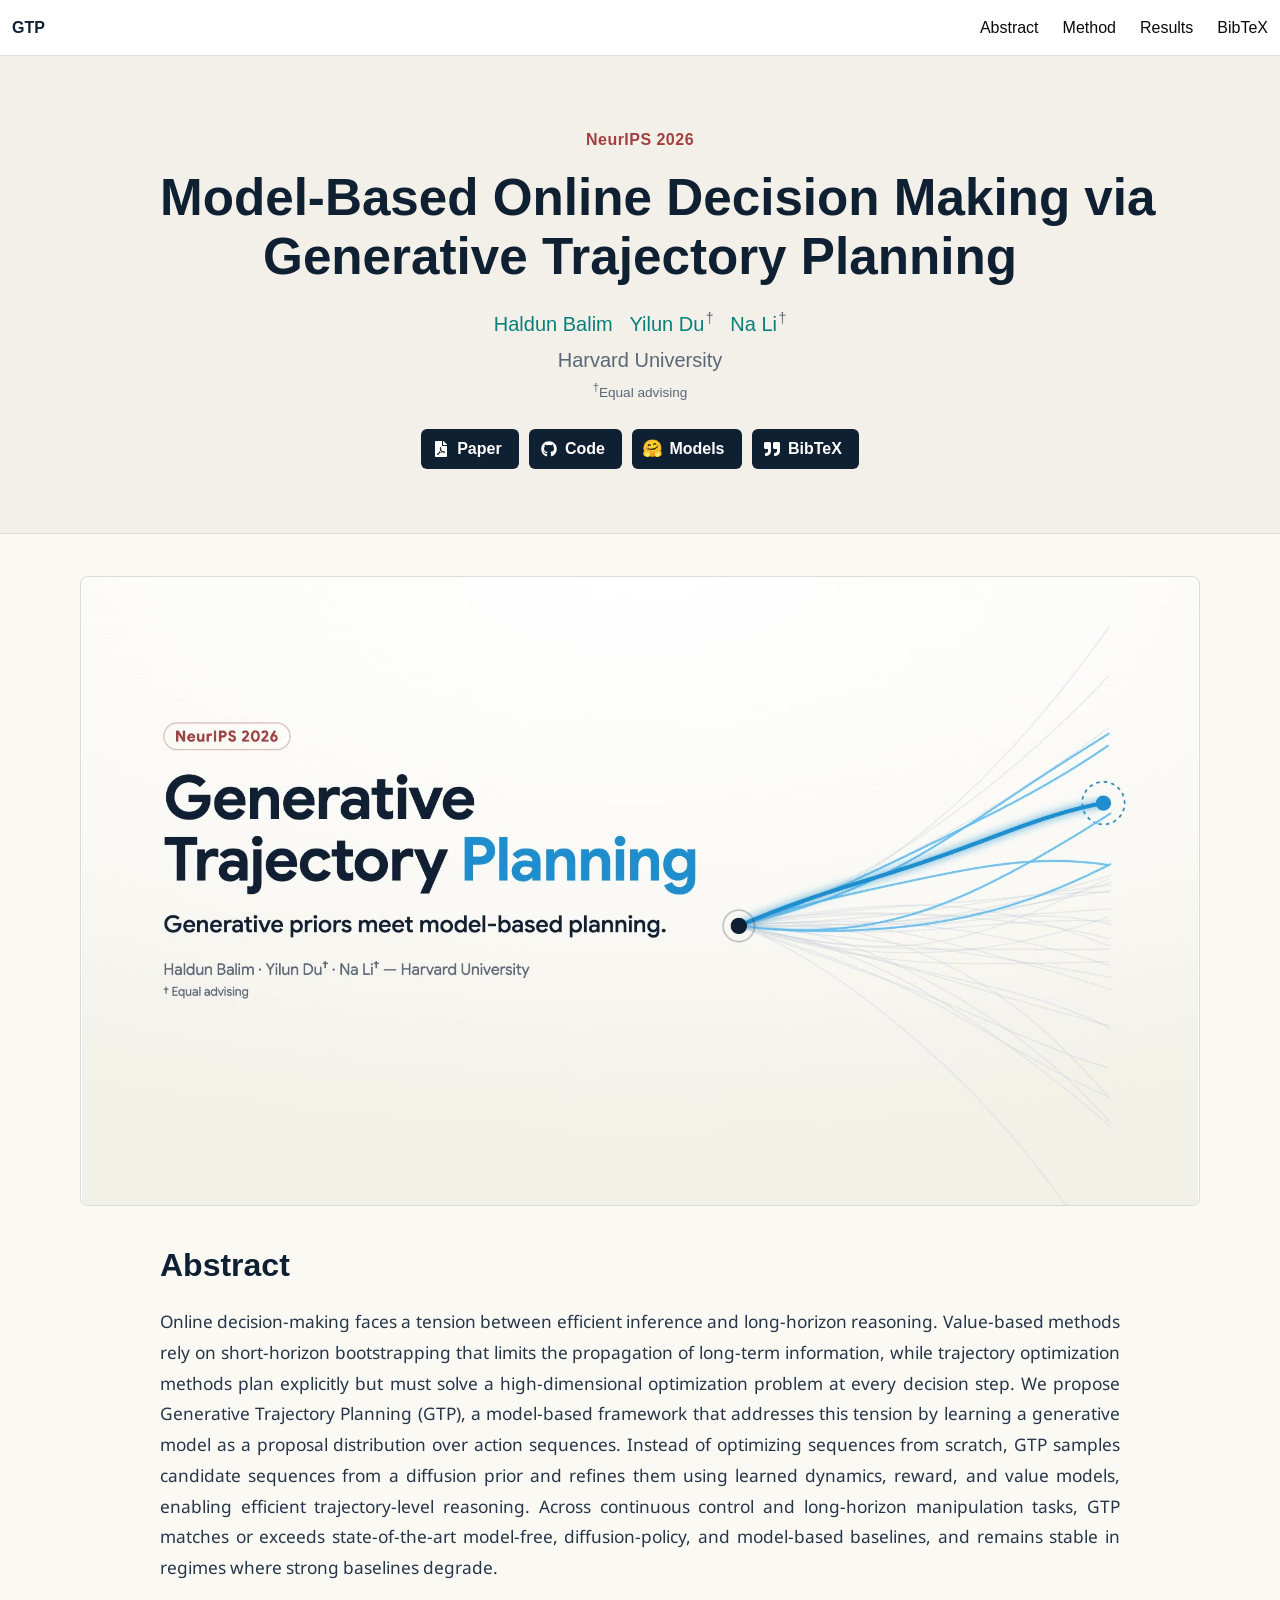
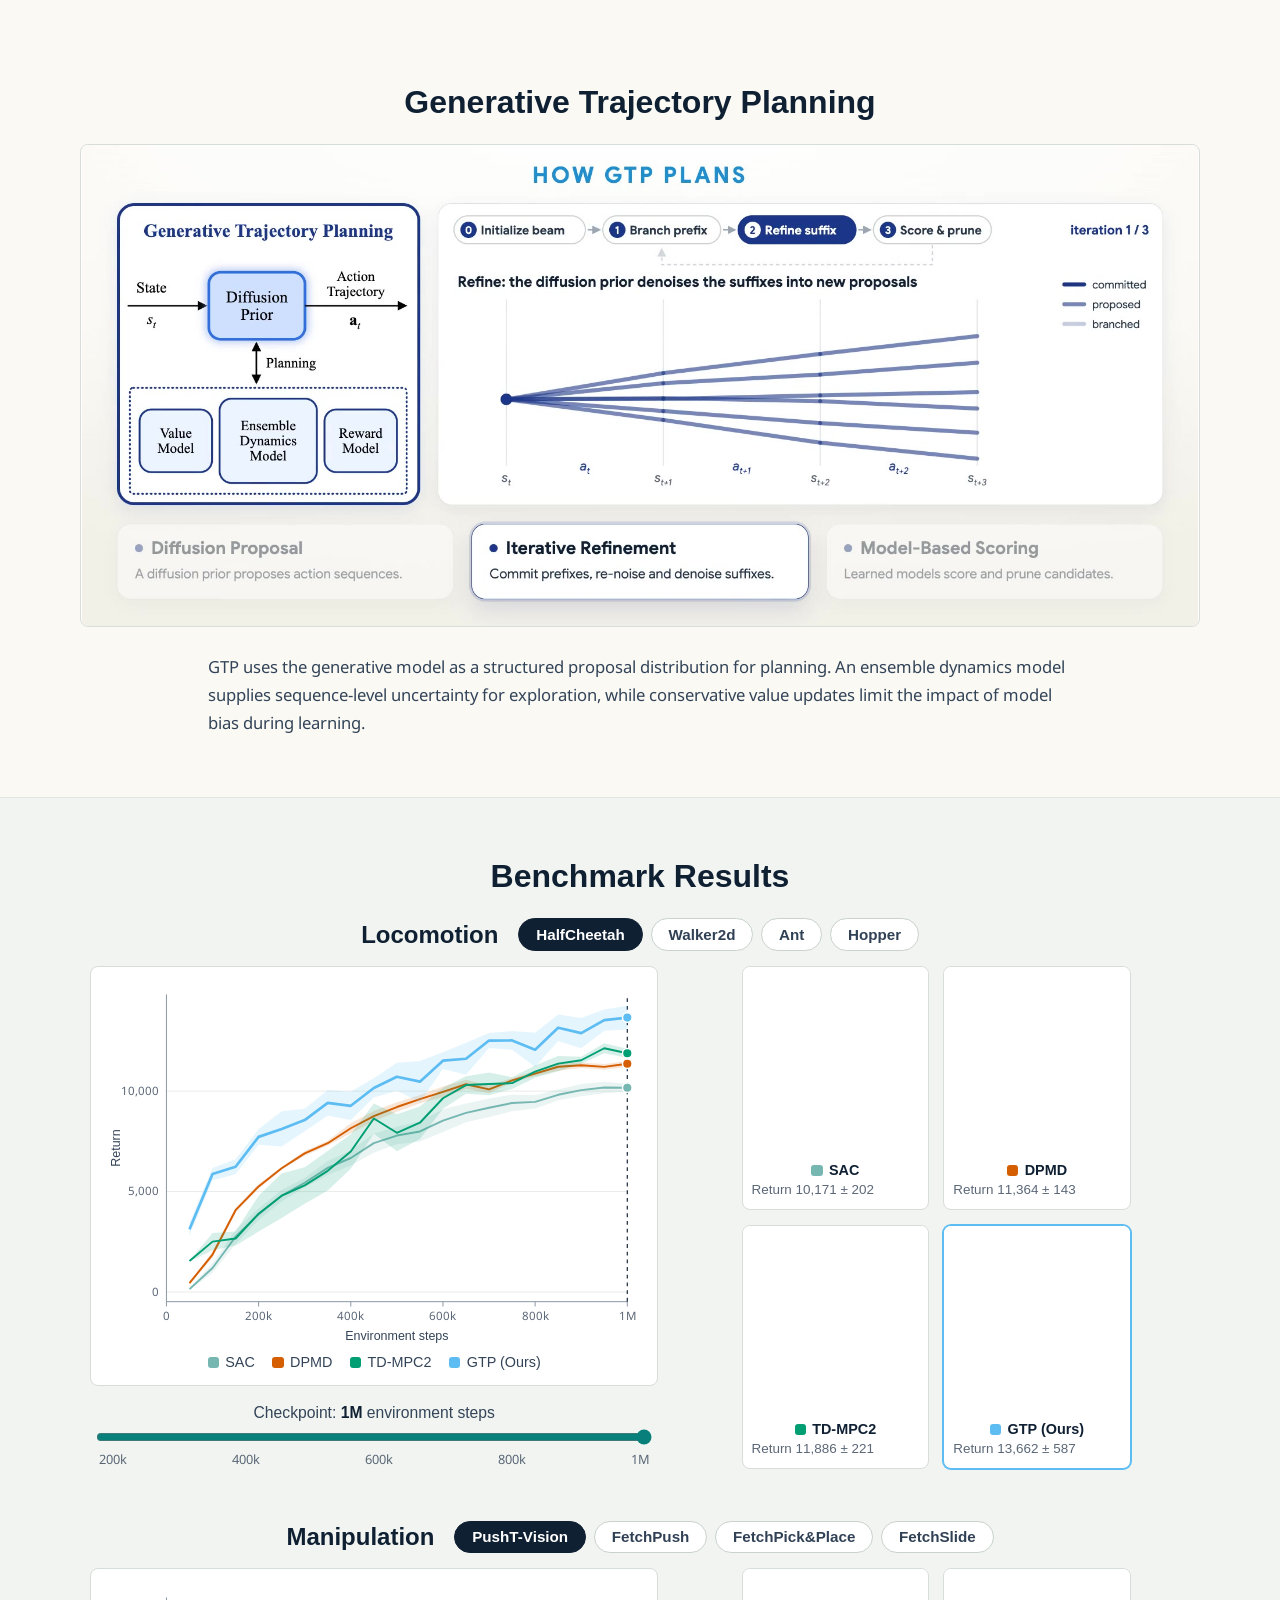
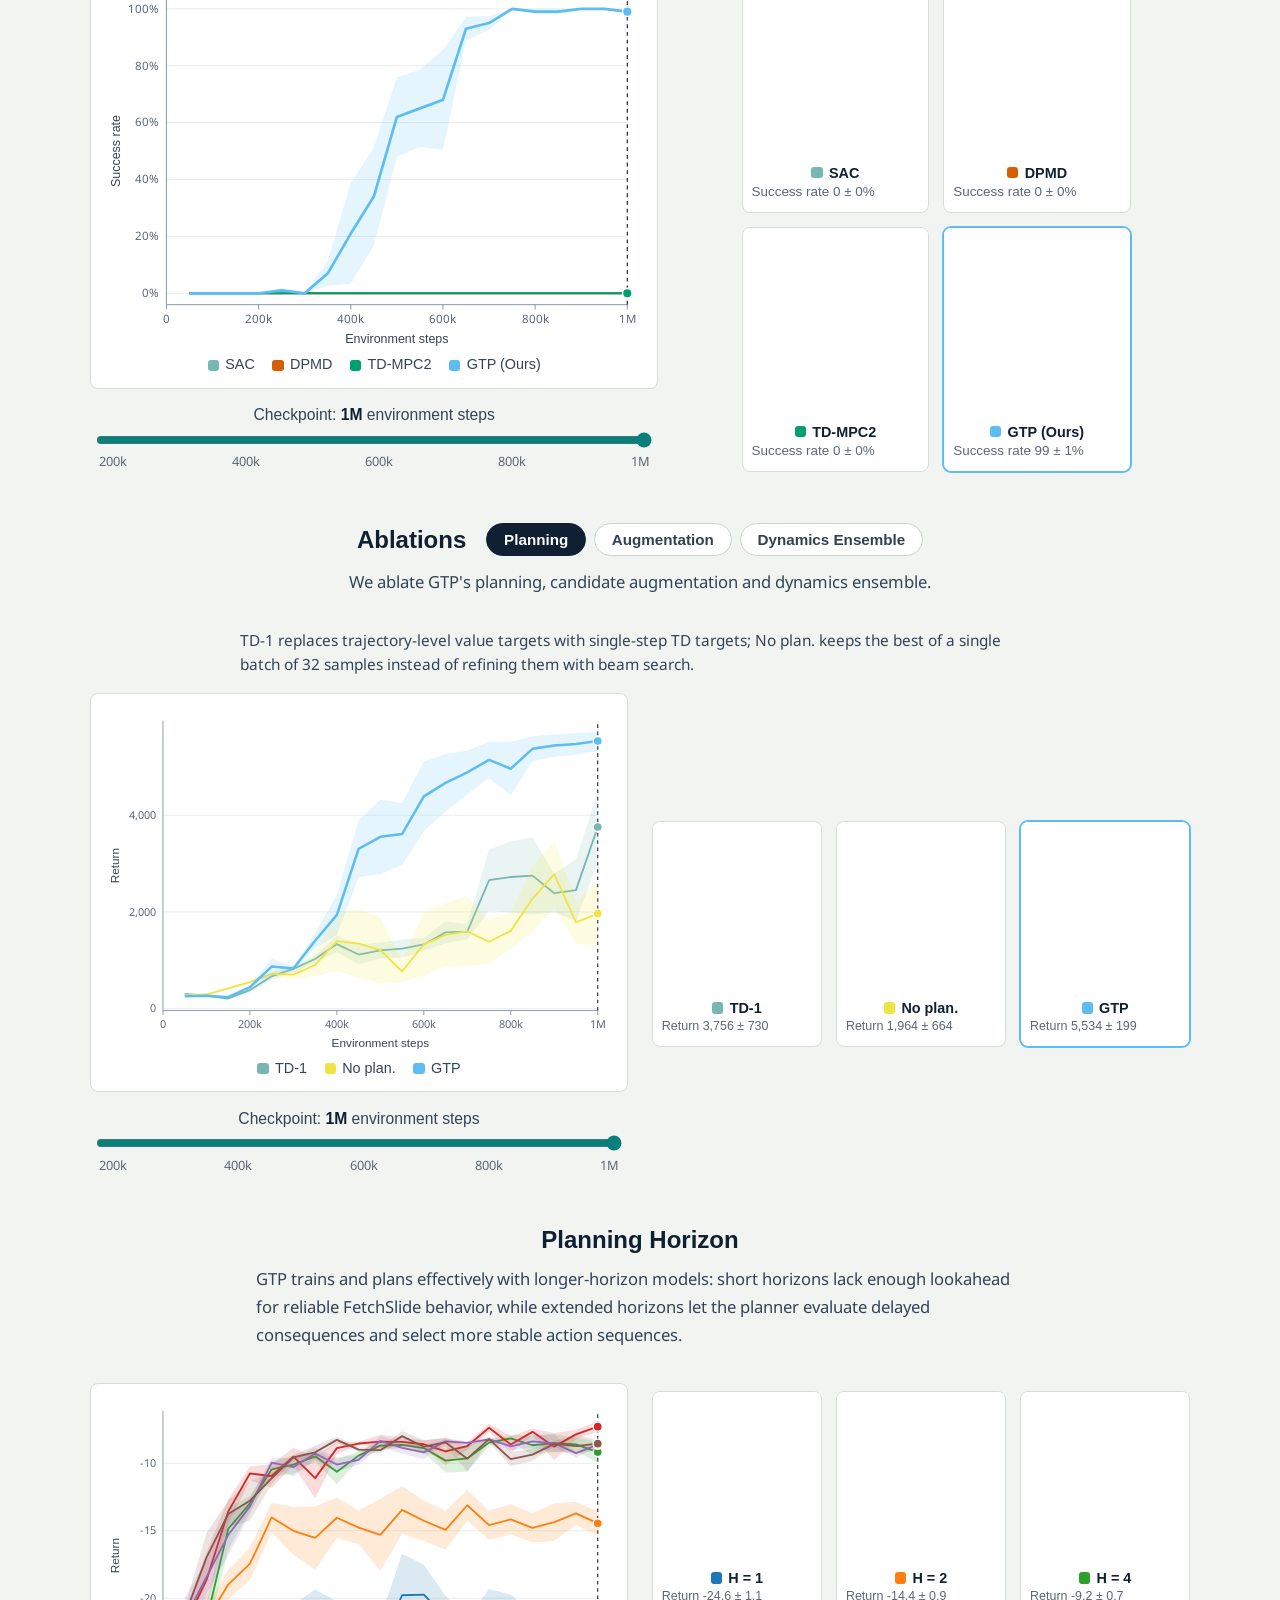
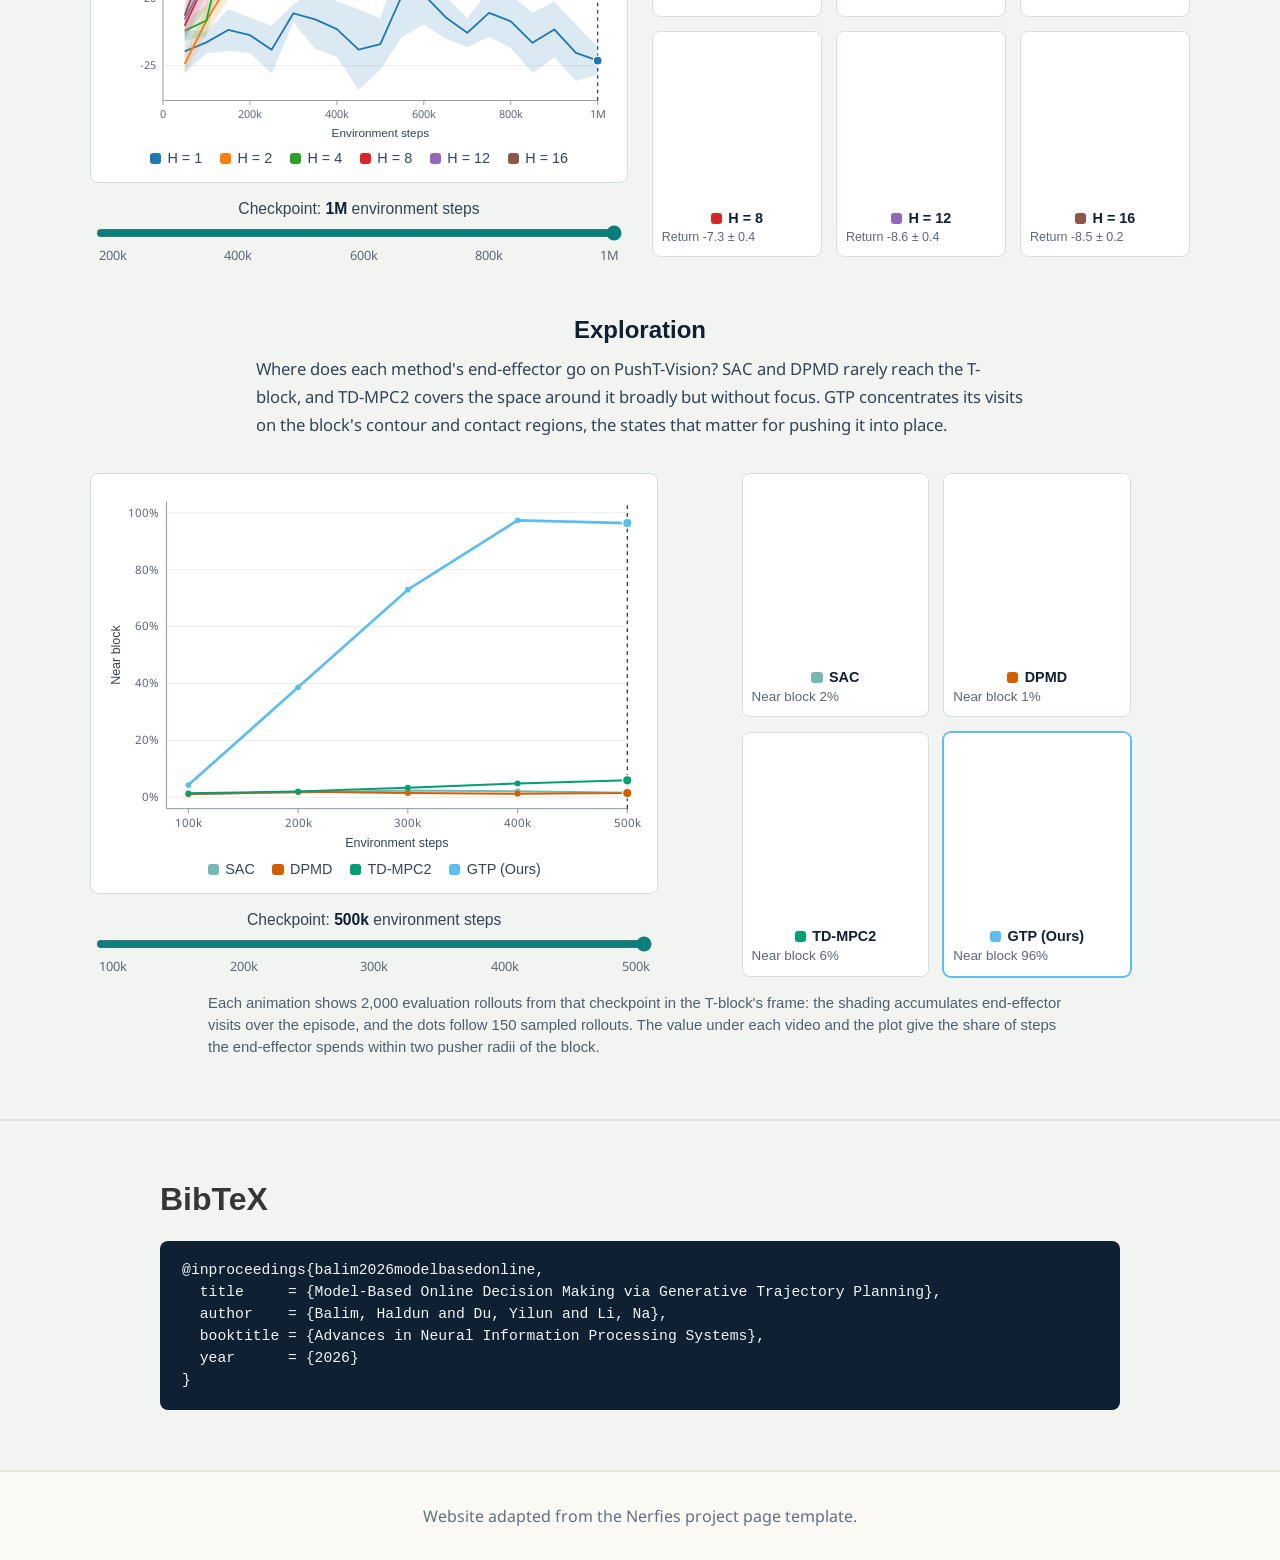
<file: index.html>
<!DOCTYPE html>
<html lang="en">
<head>
  <meta charset="utf-8">
  <meta name="description" content="Generative Trajectory Planning is a model-based online decision-making framework that uses a diffusion prior as a proposal distribution over action sequences.">
  <meta name="keywords" content="Generative Trajectory Planning, GTP, model-based reinforcement learning, diffusion models, trajectory planning, online decision making">
  <meta name="viewport" content="width=device-width, initial-scale=1">
  <title>Model-Based Online Decision Making via Generative Trajectory Planning</title>

  <link href="https://fonts.googleapis.com/css?family=Google+Sans|Noto+Sans|Castoro" rel="stylesheet">
  <link rel="stylesheet" href="./static/css/bulma.min.css">
  <link rel="stylesheet" href="./static/css/index.css?v=20261014b">
  <link rel="icon" href="./static/images/favicon.svg">

  <script defer src="./static/js/fontawesome.all.min.js"></script>
  <script defer src="./static/js/benchmarks-data.js?v=20261014a"></script>
  <script defer src="./static/js/benchmarks.js?v=20261012c"></script>
</head>
<body>
<nav class="navbar is-white" role="navigation" aria-label="main navigation">
  <div class="navbar-brand">
    <a class="navbar-item" href="#top" aria-label="GTP home">
      <span class="brand-mark">GTP</span>
    </a>
  </div>
  <div class="navbar-menu is-active">
    <div class="navbar-end">
      <a class="navbar-item" href="#abstract">Abstract</a>
      <a class="navbar-item" href="#method">Method</a>
      <a class="navbar-item" href="#results">Results</a>
      <a class="navbar-item" href="#bibtex">BibTeX</a>
    </div>
  </div>
</nav>

<main id="top">
  <section class="hero paper-hero">
    <div class="hero-body">
      <div class="container is-max-desktop has-text-centered">
        <p class="venue">NeurIPS 2026</p>
        <h1 class="title is-1 publication-title">
          <span class="publication-title-line">Model-Based Online Decision Making via</span>
          <span class="publication-title-line">Generative Trajectory Planning</span>
        </h1>

        <div class="is-size-5 publication-authors">
          <span class="author-block">
            <a href="https://haldunbalim.github.io">Haldun Balim</a>
          </span>
          <span class="author-block">
            <a href="https://yilundu.github.io">Yilun Du</a><sup>&dagger;</sup>
          </span>
          <span class="author-block">
            <a href="https://nali.seas.harvard.edu">Na Li</a><sup>&dagger;</sup>
          </span>
        </div>

        <div class="is-size-5 publication-affiliation">
          <span>Harvard University</span>
          <span class="author-note"><sup>&dagger;</sup>Equal advising</span>
        </div>

        <div class="publication-links">
          <span class="link-block">
            <a href="https://arxiv.org/abs/2610.18677" class="external-link button is-normal is-dark" target="_blank" rel="noopener">
              <span class="icon">
                <i class="fas fa-file-pdf"></i>
              </span>
              <span>Paper</span>
            </a>
          </span>
          <span class="link-block">
            <a href="https://github.com/haldunbalim/GTPlanning" class="external-link button is-normal is-dark" target="_blank" rel="noopener">
              <span class="icon">
                <i class="fab fa-github"></i>
              </span>
              <span>Code</span>
            </a>
          </span>
          <span class="link-block">
            <a href="https://huggingface.co/haldunbalim/GTPlanning" class="external-link button is-normal is-dark" target="_blank" rel="noopener">
              <span class="icon hf-icon" aria-hidden="true">🤗</span>
              <span>Models</span>
            </a>
          </span>
          <span class="link-block">
            <a href="#bibtex" class="external-link button is-normal is-dark">
              <span class="icon">
                <i class="fas fa-quote-right"></i>
              </span>
              <span>BibTeX</span>
            </a>
          </span>
        </div>
      </div>
    </div>
  </section>

  <section class="section visual-overview" aria-label="GTP method animation">
    <div class="container is-max-widescreen">
      <figure class="paper-figure teaser-figure">
        <video class="teaser-video" autoplay muted loop playsinline preload="metadata" poster="./static/images/gtp-teaser-poster.jpg">
          <source src="./static/videos/gtp-teaser.mp4" type="video/mp4">
        </video>
      </figure>
    </div>
  </section>

  <section class="section abstract-section" id="abstract">
    <div class="container is-max-desktop">
      <h2 class="title is-3 section-title">Abstract</h2>
      <div class="content paper-copy">
        <p>
          Online decision-making faces a tension between efficient inference and long-horizon reasoning. Value-based methods rely on short-horizon bootstrapping that limits the propagation of long-term information, while trajectory optimization methods plan explicitly but must solve a high-dimensional optimization problem at every decision step. We propose Generative Trajectory Planning (GTP), a model-based framework that addresses this tension by learning a generative model as a proposal distribution over action sequences. Instead of optimizing sequences from scratch, GTP samples candidate sequences from a diffusion prior and refines them using learned dynamics, reward, and value models, enabling efficient trajectory-level reasoning. Across continuous control and long-horizon manipulation tasks, GTP matches or exceeds state-of-the-art model-free, diffusion-policy, and model-based baselines, and remains stable in regimes where strong baselines degrade.
        </p>
      </div>
    </div>
  </section>

  <section class="section method-section" id="method">
    <div class="container is-max-widescreen">
      <h2 class="title is-3 section-title has-text-centered">Generative Trajectory Planning</h2>
      <figure class="paper-figure teaser-figure method-animation">
        <video class="teaser-video" autoplay muted loop playsinline preload="metadata" poster="./static/images/gtp-method-poster.jpg">
          <source src="./static/videos/gtp-method.mp4" type="video/mp4">
        </video>
      </figure>
      <p class="section-copy method-copy">
        GTP uses the generative model as a structured proposal distribution for planning. An ensemble dynamics model supplies sequence-level uncertainty for exploration, while conservative value updates limit the impact of model bias during learning.
      </p>
    </div>
  </section>

  <section class="section section-band" id="results">
    <div class="container is-max-widescreen">
      <h2 class="title is-3 section-title has-text-centered">Benchmark Results</h2>
      <div class="results-stack">
        <div class="result-group">
          <div class="benchmark-header">
            <h3 class="title is-4 subsection-title">Locomotion</h3>
            <div class="env-tabs" data-group="locomotion"></div>
          </div>
          <div class="benchmark-explorer" data-group="locomotion"></div>
        </div>

      <div class="result-group">
        <div class="benchmark-header">
          <h3 class="title is-4 subsection-title">Manipulation</h3>
          <div class="env-tabs" data-group="manipulation"></div>
        </div>
        <div class="benchmark-explorer" data-group="manipulation"></div>
      </div>

      <div class="result-group" id="ablations">
        <div class="benchmark-header">
          <h3 class="title is-4 subsection-title">Ablations</h3>
          <div class="env-tabs" data-group="ablation"></div>
        </div>
        <p class="section-copy horizon-copy">
          We ablate GTP's planning, candidate augmentation and dynamics ensemble.
        </p>
        <div class="benchmark-explorer" data-group="ablation"></div>
      </div>

      <div class="result-group horizon-group" id="horizon">
        <div class="benchmark-header">
          <h3 class="title is-4 subsection-title">Planning Horizon</h3>
        </div>
        <p class="section-copy horizon-copy">
          GTP trains and plans effectively with longer-horizon models: short horizons lack enough lookahead for reliable FetchSlide behavior, while extended horizons let the planner evaluate delayed consequences and select more stable action sequences.
        </p>
        <div class="benchmark-explorer" data-group="horizon"></div>
      </div>

      <div class="result-group" id="exploration">
        <div class="benchmark-header">
          <h3 class="title is-4 subsection-title">Exploration</h3>
        </div>
        <p class="section-copy horizon-copy">
          Where does each method's end-effector go on PushT-Vision? SAC and DPMD rarely reach the T-block, and TD-MPC2 covers the space around it broadly but without focus. GTP concentrates its visits on the block's contour and contact regions, the states that matter for pushing it into place.
        </p>
        <div class="benchmark-explorer" data-group="exploration"></div>
        <p class="benchmark-caption">
          Each animation shows 2,000 evaluation rollouts from that checkpoint in the T-block's frame: the shading accumulates end-effector visits over the episode, and the dots follow 150 sampled rollouts. The value under each video and the plot give the share of steps the end-effector spends within two pusher radii of the block.
        </p>
      </div>
    </div>
    </div>
  </section>

  <section class="section section-band" id="bibtex">
    <div class="container is-max-desktop content">
      <h2 class="title is-3 section-title">BibTeX</h2>
      <pre class="bibtex"><code>@inproceedings{balim2026modelbasedonline,
  title     = {Model-Based Online Decision Making via Generative Trajectory Planning},
  author    = {Balim, Haldun and Du, Yilun and Li, Na},
  booktitle = {Advances in Neural Information Processing Systems},
  year      = {2026}
}</code></pre>
    </div>
  </section>
</main>

<footer class="footer">
  <div class="container is-max-desktop">
    <div class="content has-text-centered">
      <p>Website adapted from the Nerfies project page template.</p>
    </div>
  </div>
</footer>
</body>
</html>
</file>
<file: static/css/index.css>
body {
  background: #faf9f4;
  color: #18212f;
  font-family: "Noto Sans", Arial, sans-serif;
}

a {
  color: #087f7a;
}

a:hover {
  color: #075f5b;
}

.navbar {
  border-bottom: 1px solid #e6e1d6;
  min-height: 3.5rem;
}

.navbar-item {
  color: #314155;
  font-family: "Google Sans", Arial, sans-serif;
}

.brand-mark {
  color: #102033;
  font-weight: 700;
  letter-spacing: 0;
}

.paper-hero {
  background: #f2f0e8;
  border-bottom: 1px solid #e1dbc9;
}

.paper-hero .hero-body {
  padding-bottom: 4rem;
  padding-top: 4.5rem;
}

.venue {
  color: #a3403f;
  font-family: "Google Sans", Arial, sans-serif;
  font-size: 1rem;
  font-weight: 700;
  letter-spacing: 0.03em;
  margin-bottom: 1rem;
}

.title.publication-title {
  color: #102033;
  font-family: "Google Sans", Arial, sans-serif;
  font-size: 3.2rem;
  letter-spacing: 0;
  line-height: 1.16;
  margin-bottom: 1.35rem;
}

.publication-title-line {
  display: block;
  white-space: nowrap;
}

.publication-authors,
.publication-affiliation {
  color: #38485c;
  font-family: "Google Sans", Arial, sans-serif;
}

.publication-authors {
  margin-bottom: 0.35rem;
}

.publication-authors a:hover {
  text-decoration: underline;
}

.publication-affiliation {
  color: #5b6777;
  margin-bottom: 1.6rem;
}

.publication-authors sup {
  color: #5b6777;
  font-size: 0.7em;
  margin-left: 0.1em;
}

.author-note {
  display: block;
  font-size: 0.85rem;
  margin-top: 0.3rem;
}

.author-block {
  display: inline-block;
  margin-left: 0.35rem;
  margin-right: 0.35rem;
}

.publication-links {
  align-items: center;
  display: flex;
  flex-wrap: wrap;
  gap: 0.65rem;
  justify-content: center;
}

.link-block a {
  border-radius: 6px;
  font-family: "Google Sans", Arial, sans-serif;
  font-weight: 600;
}

.button.is-dark {
  background: #102033;
}

.hf-icon {
  font-size: 1.05em;
  line-height: 1;
}

.section {
  padding-bottom: 3.75rem;
  padding-top: 3.75rem;
}

.visual-overview {
  padding-bottom: 1.4rem;
  padding-top: 2.6rem;
}

.abstract-section {
  padding-top: 1.2rem;
}

.section-band {
  background: #f1f4f0;
  border-bottom: 1px solid #e0e5de;
  border-top: 1px solid #e0e5de;
}

.section-title {
  color: #102033;
  font-family: "Google Sans", Arial, sans-serif;
  letter-spacing: 0;
  margin-bottom: 1.5rem;
}

.subsection-title {
  color: #102033;
  font-family: "Google Sans", Arial, sans-serif;
  letter-spacing: 0;
  margin-bottom: 1.25rem;
  text-align: center;
}

.paper-copy {
  color: #263548;
  font-size: 1.08rem;
  line-height: 1.78;
}

.paper-copy p {
  text-align: justify;
}

.section-copy {
  color: #334458;
  font-size: 1.04rem;
  line-height: 1.68;
  margin: 1.65rem auto 0;
  max-width: 54rem;
  text-align: left;
}

.paper-figure {
  margin: 0;
}

.paper-figure figcaption {
  color: #4f5f70;
  font-family: "Google Sans", Arial, sans-serif;
  font-size: 0.96rem;
  font-weight: 700;
  line-height: 1.45;
  margin-left: auto;
  margin-right: auto;
  margin-top: 0.85rem;
  max-width: 58rem;
  text-align: left;
}

.teaser-figure {
  margin-left: auto;
  margin-right: auto;
  max-width: 1120px;
  width: 100%;
}

.teaser-video {
  aspect-ratio: 16 / 9;
  background: #ffffff;
  border: 1px solid #d7ddd9;
  border-radius: 8px;
  display: block;
  object-fit: contain;
  width: 100%;
}

.method-section {
  padding-top: 2.5rem;
}

.method-animation {
  margin-top: 0.5rem;
}

.method-animation .teaser-video {
  aspect-ratio: 1920 / 828;
}

.results-stack {
  display: grid;
  gap: 3.2rem;
}

.result-group {
  display: grid;
  gap: 0.95rem;
}

.result-figure {
  margin-left: auto;
  margin-right: auto;
  max-width: 1100px;
  width: 100%;
}

.result-image {
  background: #ffffff;
  border: 1px solid #d7ddd9;
  border-radius: 8px;
  display: block;
  height: auto;
  width: 100%;
}

.result-group .result-figure figcaption {
  margin-top: 0.65rem;
}

.rollout-grid {
  display: grid;
  gap: 0.9rem;
}

.benchmark-header {
  align-items: center;
  display: flex;
  flex-wrap: wrap;
  gap: 0.6rem 1.25rem;
  justify-content: center;
}

.benchmark-header .subsection-title {
  margin-bottom: 0;
}

.benchmark-explorer {
  display: grid;
  gap: 1rem;
  margin: 0 auto;
  max-width: 1100px;
  width: 100%;
}

.env-tabs {
  display: flex;
  flex-wrap: wrap;
  gap: 0.5rem;
  justify-content: center;
}

.env-tab {
  background: #ffffff;
  border: 1px solid #c9d2cd;
  border-radius: 999px;
  color: #314155;
  cursor: pointer;
  font-family: "Google Sans", Arial, sans-serif;
  font-size: 0.95rem;
  font-weight: 600;
  padding: 0.42rem 1.05rem;
  transition: background 0.15s, border-color 0.15s, color 0.15s;
}

.env-tab:hover {
  border-color: #087f7a;
  color: #087f7a;
}

.env-tab.is-active {
  background: #102033;
  border-color: #102033;
  color: #ffffff;
}

.env-tab:focus-visible,
.step-slider:focus-visible {
  outline: 2px solid #087f7a;
  outline-offset: 2px;
}

/* Plot and slider on the left, rollout videos on the right. */
.explorer-body {
  align-items: center;
  display: grid;
  gap: 1.5rem;
  grid-template-columns: minmax(0, 1fr) minmax(0, 1fr);
}

/* A 2x2 grid of videos is taller than a row of three, so it gets a little less width; benchmarks.js
   then narrows the grid so its height matches the plot and slider. */
.explorer-body.has-4 {
  grid-template-columns: minmax(0, 1.12fr) minmax(0, 1fr);
}

.explorer-body.has-4 .benchmark-videos {
  justify-self: center;
  width: 100%;
}

.explorer-plot {
  display: grid;
  gap: 0.9rem;
}

/* Videos: three in a row, four as 2x2, six as 2x3. */
.benchmark-videos {
  grid-template-columns: repeat(2, minmax(0, 1fr));
}

.benchmark-videos.has-3,
.benchmark-videos.has-6 {
  grid-template-columns: repeat(3, minmax(0, 1fr));
}

.benchmark-videos.has-3 .tile-value,
.benchmark-videos.has-6 .tile-value {
  font-size: 0.78rem;
}

.benchmark-description {
  color: #334458;
  font-size: 0.96rem;
  line-height: 1.55;
  margin: 0 auto;
  max-width: 50rem;
  text-align: left;
}

.video-placeholder {
  align-items: center;
  aspect-ratio: 1 / 1;
  background: repeating-linear-gradient(135deg, #f4f6f4, #f4f6f4 10px, #eceff0 10px, #eceff0 20px);
  color: #7a8696;
  display: flex;
  font-family: "Google Sans", Arial, sans-serif;
  font-size: 0.95rem;
  justify-content: center;
}

.benchmark-tile.is-ours {
  border-color: #5dbdf3;
  box-shadow: 0 0 0 1px #5dbdf3;
}

.benchmark-tile figcaption {
  display: grid;
  gap: 0.15rem;
  min-height: 0;
}

.tile-name {
  align-items: center;
  color: #102033;
  display: inline-flex;
  gap: 0.4rem;
  justify-content: center;
}

.tile-value {
  color: #5b6777;
  font-size: 0.84rem;
  font-variant-numeric: tabular-nums;
  font-weight: 500;
}

.tile-swatch {
  border-radius: 3px;
  display: inline-block;
  flex: none;
  height: 0.7rem;
  width: 0.7rem;
}

.step-control {
  display: grid;
  gap: 0.3rem;
  padding: 0 0.4rem;
  width: 100%;
}

.step-label {
  color: #334458;
  font-family: "Google Sans", Arial, sans-serif;
  font-size: 0.98rem;
  text-align: center;
}

.step-label strong {
  color: #102033;
  font-variant-numeric: tabular-nums;
}

.step-slider {
  accent-color: #087f7a;
  cursor: pointer;
  width: 100%;
}

.step-ticks {
  color: #5b6777;
  display: flex;
  font-size: 0.8rem;
  justify-content: space-between;
  padding: 0 0.15rem;
}

.benchmark-plot {
  background: #ffffff;
  border: 1px solid #d7ddd9;
  border-radius: 8px;
  padding: 0.9rem 0.9rem 0.75rem;
  width: 100%;
}

.benchmark-plot svg {
  display: block;
  height: auto;
  width: 100%;
}

.plot-grid {
  stroke: #e8ece9;
  stroke-width: 1;
}

.plot-axis {
  stroke: #8794a3;
  stroke-width: 1;
}

.plot-tick {
  fill: #5b6777;
  font-family: "Noto Sans", Arial, sans-serif;
  font-size: 12px;
}

.plot-label {
  fill: #334458;
  font-family: "Google Sans", Arial, sans-serif;
  font-size: 13px;
}

.plot-band {
  fill-opacity: 0.16;
  stroke: none;
}

.plot-line {
  fill: none;
  stroke-linejoin: round;
  stroke-width: 2;
}

.plot-line.is-ours {
  stroke-width: 2.8;
}

.plot-errorbar {
  stroke-linecap: round;
  stroke-width: 2;
}

.plot-final {
  fill: #ffffff;
  stroke-width: 2;
}

.plot-marker {
  stroke: #102033;
  stroke-dasharray: 4 4;
  stroke-width: 1.2;
}

.plot-dot {
  stroke: #ffffff;
  stroke-width: 1.5;
}

.plot-legend {
  display: flex;
  flex-wrap: wrap;
  gap: 0.4rem 1.1rem;
  justify-content: center;
  margin-top: 0.35rem;
}

.plot-legend-item {
  align-items: center;
  color: #334458;
  display: inline-flex;
  font-family: "Google Sans", Arial, sans-serif;
  font-size: 0.9rem;
  gap: 0.4rem;
}

.benchmark-caption {
  color: #4f5f70;
  font-family: "Google Sans", Arial, sans-serif;
  font-size: 0.93rem;
  line-height: 1.5;
  margin: 0 auto;
  max-width: 54rem;
  text-align: left;
}

.rollout-tile {
  background: #ffffff;
  border: 1px solid #d7ddd9;
  border-radius: 8px;
  min-width: 0;
  overflow: hidden;
}

.rollout-video {
  aspect-ratio: 1 / 1;
  background: #ffffff;
  display: block;
  object-fit: cover;
  width: 100%;
}

.rollout-tile figcaption {
  font-size: 0.9rem;
  line-height: 1.25;
  margin-top: 0;
  min-height: 3.25rem;
  padding: 0.58rem 0.55rem 0.68rem;
}

.horizon-copy {
  margin-bottom: 1.15rem;
  margin-top: -0.2rem;
  max-width: 48rem;
}

.bibtex {
  background: #102033;
  border-radius: 8px;
  color: #eef5f3;
  font-size: 0.92rem;
  overflow-x: auto;
  padding: 1.2rem 1.35rem;
}

.bibtex code {
  color: inherit;
}

.footer {
  background: #faf9f4;
  border-top: 1px solid #e6e1d6;
  color: #627084;
  padding: 2rem 1.5rem;
}

@media screen and (max-width: 900px) {
  .title.publication-title {
    font-size: 2.55rem;
  }

  .publication-title-line {
    display: inline;
    white-space: normal;
  }

  .publication-title-line + .publication-title-line::before {
    content: " ";
  }

  /* One column: videos first, then the plot and slider. */
  .explorer-body,
  .explorer-body.has-4 {
    grid-template-columns: minmax(0, 1fr);
  }

  .explorer-body .benchmark-videos {
    order: -1;
  }

}

@media screen and (max-width: 768px) {
  .navbar-menu.is-active {
    display: none;
  }

  .paper-hero .hero-body {
    padding-bottom: 2.35rem;
    padding-top: 2.65rem;
  }

  .title.publication-title {
    font-size: 1.95rem;
    line-height: 1.14;
  }

  .publication-affiliation {
    margin-bottom: 1.2rem;
  }

  .visual-overview {
    padding-top: 1.35rem;
  }

  .section {
    padding-bottom: 2.65rem;
    padding-top: 2.65rem;
  }

  .paper-copy p {
    text-align: left;
  }

  .results-stack {
    gap: 1.8rem;
  }
}

@media screen and (max-width: 520px) {
  .title.publication-title {
    font-size: 1.75rem;
  }

  .env-tab {
    font-size: 0.88rem;
    padding: 0.36rem 0.8rem;
  }

  .benchmark-plot {
    padding: 0.5rem 0.4rem 0.6rem;
  }

  /* The plot scales down with its viewBox, so enlarge its text to stay legible. */
  .plot-tick {
    font-size: 20px;
  }

  .plot-label {
    font-size: 22px;
  }

  .plot-ylabel {
    display: none;
  }

  .benchmark-videos.has-6 {
    grid-template-columns: repeat(2, minmax(0, 1fr));
  }

  .rollout-tile figcaption {
    font-size: 0.82rem;
    min-height: 3rem;
    padding-left: 0.45rem;
    padding-right: 0.45rem;
  }
}
</file>
